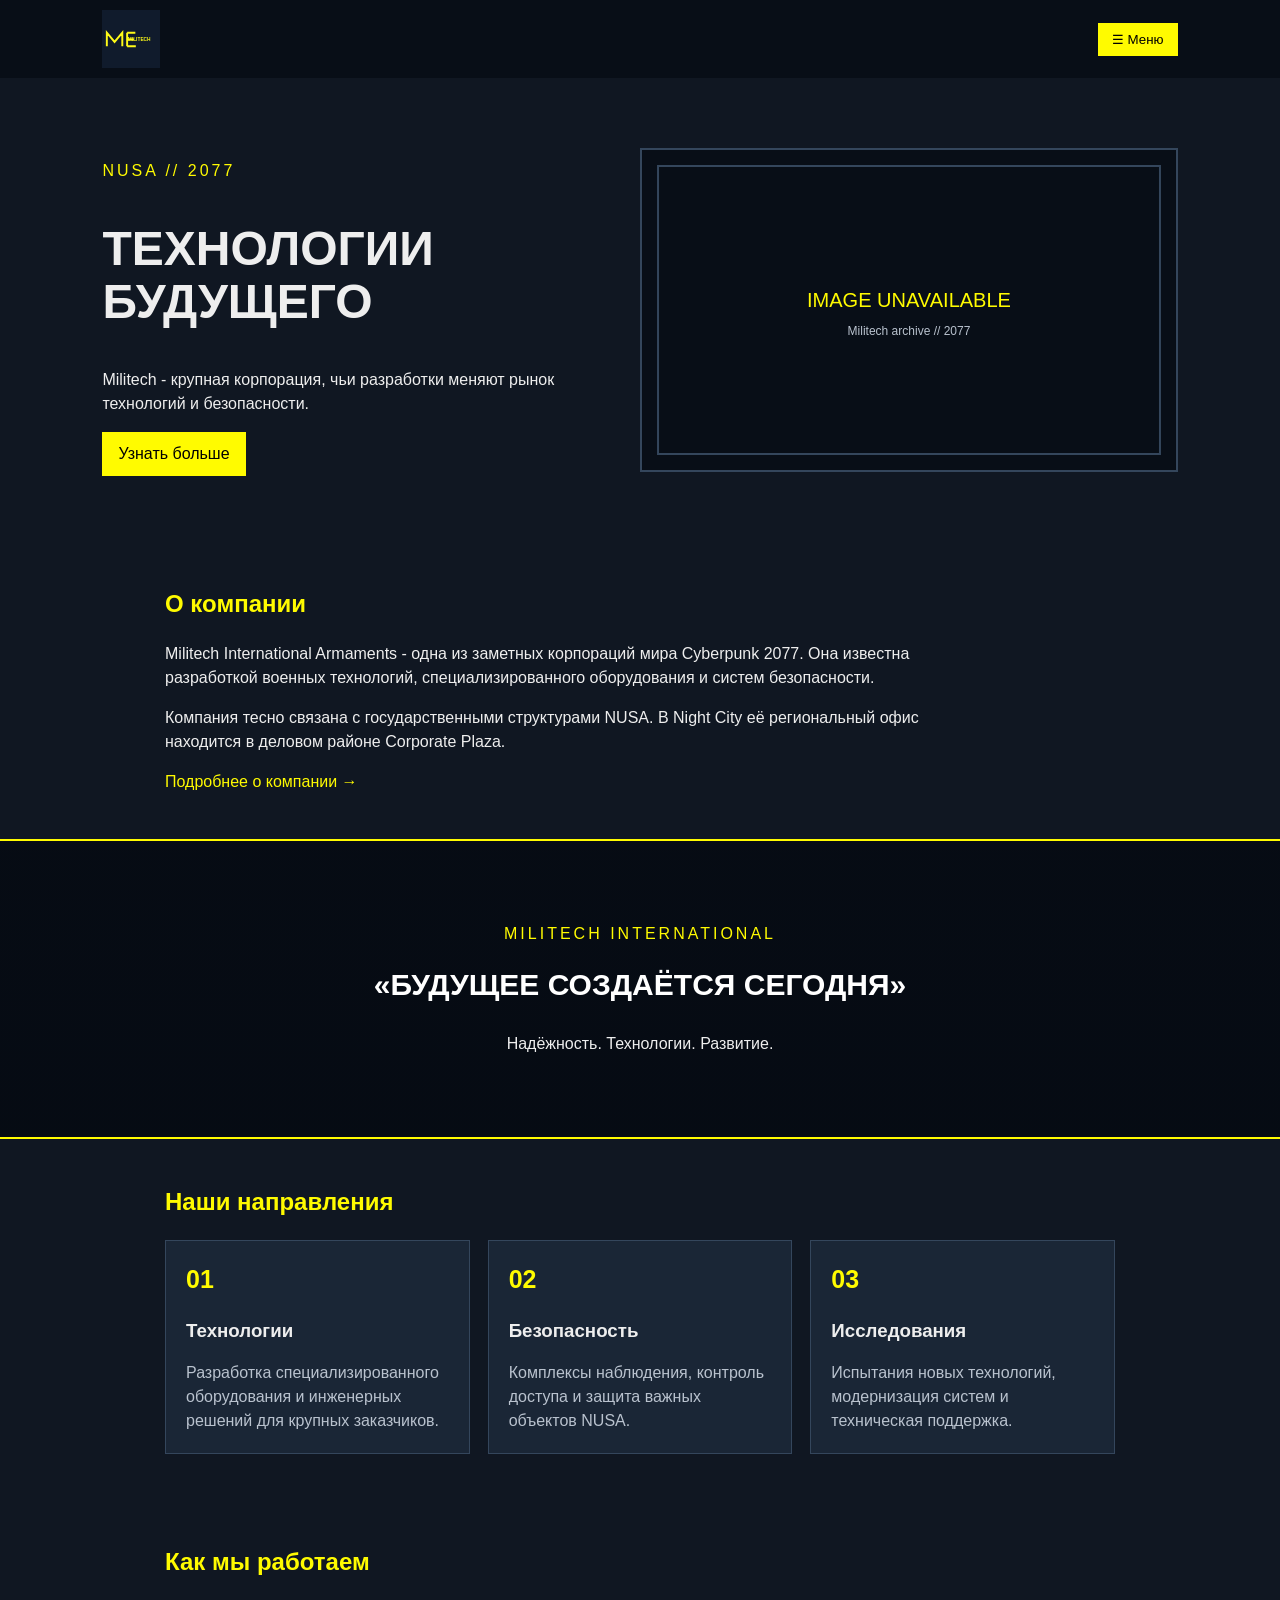
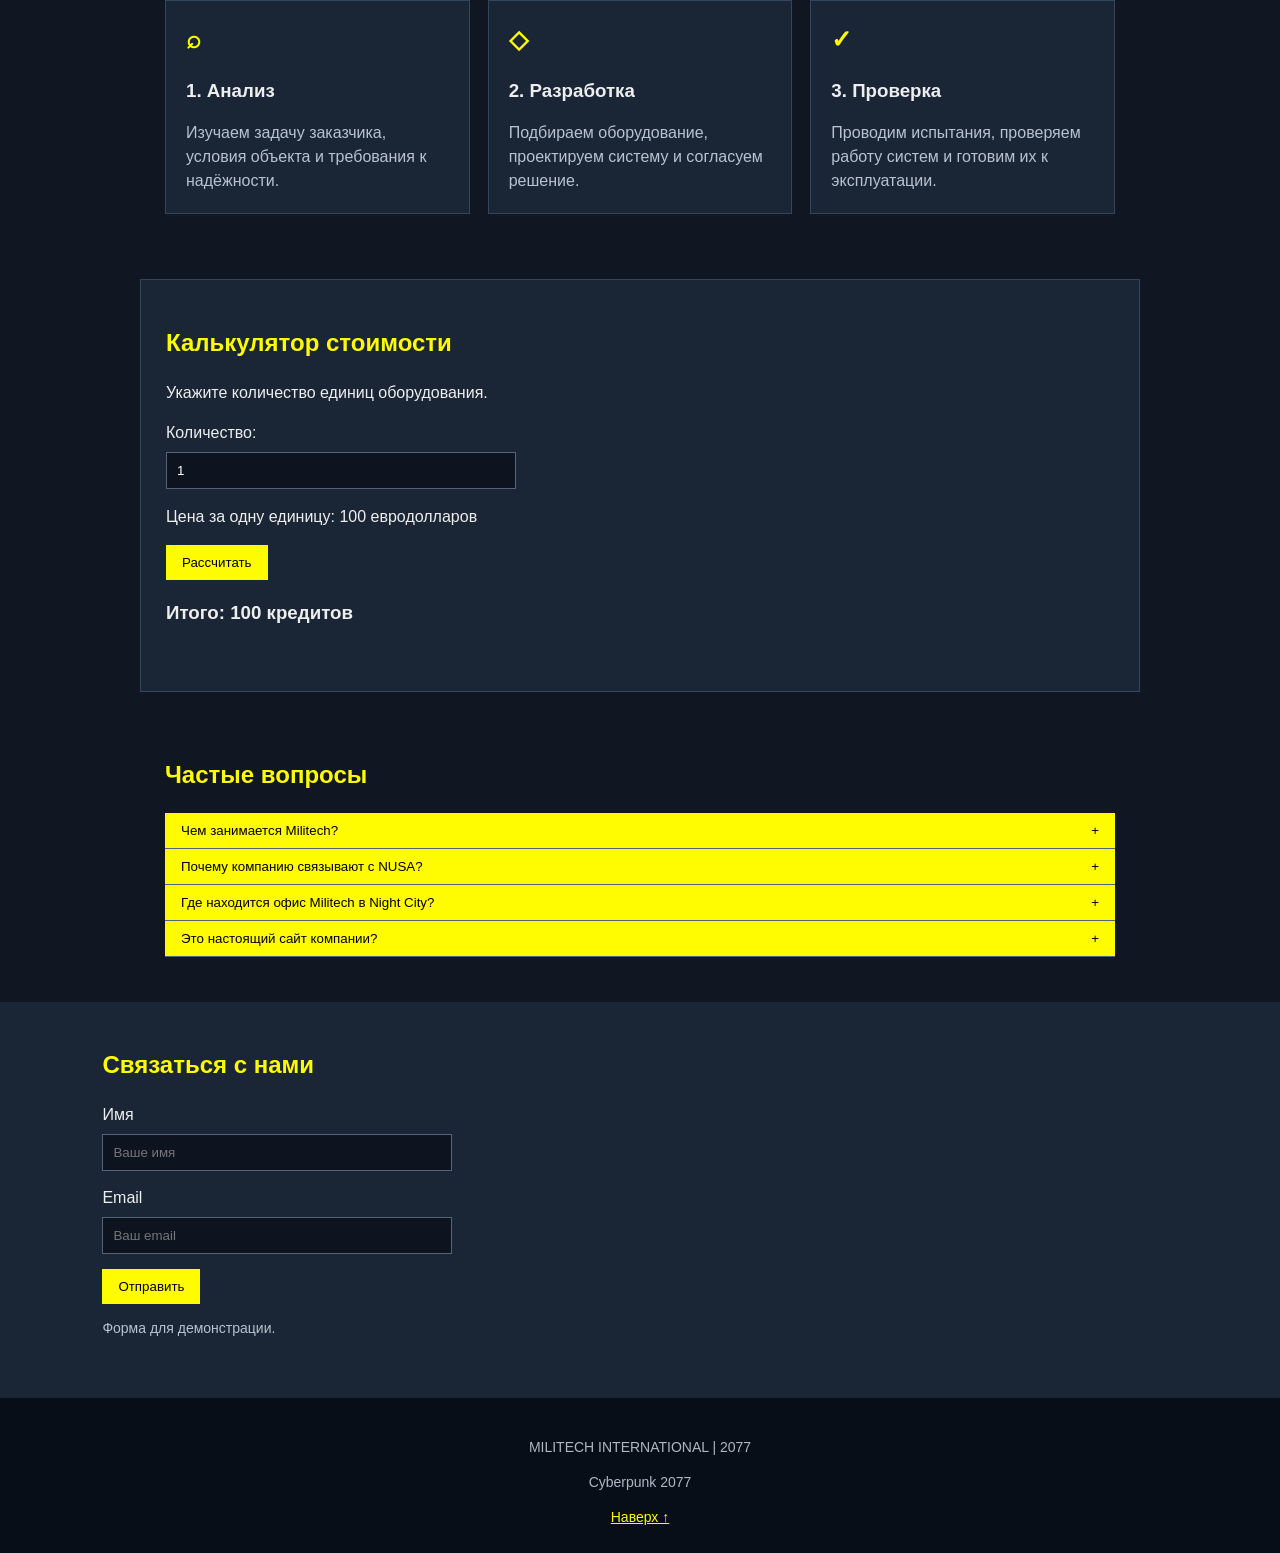
<file: index.html>
<!DOCTYPE html>
<html lang="ru">
<head>
    <meta charset="UTF-8">
    <meta name="viewport" content="width=device-width, initial-scale=1.0">
    <title>Militech - официальный сайт</title>
    <link rel="stylesheet" href="style.css">
</head>
<body>
    <header id="top">
        <a class="brand" href="index.html" aria-label="Militech - главная">
            <img src="https://avatars.mds.yandex.net/i?id=b5f850832291f71768ebd468e4ea9b2c_l-9068512-images-thumbs&n=13" alt="Militech" onerror="this.onerror=null;this.src='assets/images/militech-logo-fallback.svg'">
        </a>
        <button id="menuButton" aria-expanded="false" aria-controls="menu">☰ Меню</button>
        <nav id="menu">
            <a class="active" href="index.html">Главная</a>
            <a href="about.html">О компании</a>
            <a href="#services">Направления</a>
            <a href="gallery.html">Галерея</a>
            <a href="#faq">Вопросы</a>
            <a href="#contact">Контакты</a>
        </nav>
    </header>

    <main>
        <section class="hello">
            <div class="hello-text">
                <p class="small-title">NUSA // 2077</p>
                <h1>ТЕХНОЛОГИИ<br>БУДУЩЕГО</h1>
                <p>Militech - крупная корпорация, чьи разработки меняют рынок технологий и безопасности.</p>
                <a class="button" href="about.html">Узнать больше</a>
            </div>
            <img src="https://i0.wp.com/thepathwitcher.blog/wp-content/uploads/2024/09/cyberpunk-social-commentary-image-1.png?resize=1024%2C576&ssl=1"
                 alt="Корпоративная башня Militech в Corporate Plaza" onerror="this.onerror=null;this.src='assets/images/image-unavailable.svg'">
        </section>

        <section class="info" id="about">
            <h2>О компании</h2>
            <p>Militech International Armaments - одна из заметных корпораций мира Cyberpunk 2077. Она известна разработкой военных технологий, специализированного оборудования и систем безопасности.</p>
            <p>Компания тесно связана с государственными структурами NUSA. В Night City её региональный офис находится в деловом районе Corporate Plaza.</p>
            <a class="text-link" href="about.html">Подробнее о компании →</a>
        </section>

        <section class="mood">
            <p>MILITECH INTERNATIONAL</p>
            <h2>«БУДУЩЕЕ СОЗДАЁТСЯ СЕГОДНЯ»</h2>
            <p>Надёжность. Технологии. Развитие.</p>
        </section>

        <section class="content" id="services">
            <h2>Наши направления</h2>
            <div class="cards">
                <div class="card">
                    <div class="card-icon">01</div>
                    <h3>Технологии</h3>
                    <p>Разработка специализированного оборудования и инженерных решений для крупных заказчиков.</p>
                </div>
                <div class="card">
                    <div class="card-icon">02</div>
                    <h3>Безопасность</h3>
                    <p>Комплексы наблюдения, контроль доступа и защита важных объектов NUSA.</p>
                </div>
                <div class="card">
                    <div class="card-icon">03</div>
                    <h3>Исследования</h3>
                    <p>Испытания новых технологий, модернизация систем и техническая поддержка.</p>
                </div>
            </div>
        </section>

        <section class="content">
            <h2>Как мы работаем</h2>
            <div class="steps">
                <div>
                    <span>⌕</span>
                    <h3>1. Анализ</h3>
                    <p>Изучаем задачу заказчика, условия объекта и требования к надёжности.</p>
                </div>
                <div>
                    <span>◇</span>
                    <h3>2. Разработка</h3>
                    <p>Подбираем оборудование, проектируем систему и согласуем решение.</p>
                </div>
                <div>
                    <span>✓</span>
                    <h3>3. Проверка</h3>
                    <p>Проводим испытания, проверяем работу систем и готовим их к эксплуатации.</p>
                </div>
            </div>
        </section>

        <section class="content calculator">
            <h2>Калькулятор стоимости</h2>
            <p>Укажите количество единиц оборудования.</p>
            <label for="quantity">Количество:</label>
            <input type="number" id="quantity" min="1" value="1">
            <p>Цена за одну единицу: 100 евродолларов</p>
            <button id="calculate">Рассчитать</button>
            <h3 id="result">Итого: 100 кредитов</h3>
        </section>

        <section class="content" id="faq">
            <h2>Частые вопросы</h2>
            <div class="faq-item">
                <button class="question" aria-expanded="false">Чем занимается Militech? <span>+</span></button>
                <p class="answer">Militech известна как крупный поставщик технологий и оборудования для военных и государственных структур. Компания также работает в сфере корпоративной безопасности и технического обслуживания.</p>
            </div>
            <div class="faq-item">
                <button class="question" aria-expanded="false">Почему компанию связывают с NUSA? <span>+</span></button>
                <p class="answer">У Militech давние контракты с государственными и силовыми структурами. К 2077 году интересы корпорации и NUSA тесно переплетены, поэтому её влияние выходит далеко за пределы обычного бизнеса.</p>
            </div>
            <div class="faq-item">
                <button class="question" aria-expanded="false">Где находится офис Militech в Night City? <span>+</span></button>
                <p class="answer">Региональный офис Militech расположен в Corporate Plaza, в деловом центре Night City. Здание заметно выделяется среди крупных корпоративных башен района.</p>
            </div>
            <div class="faq-item">
                <button class="question" aria-expanded="false">Это настоящий сайт компании? <span>+</span></button>
                <p class="answer">Да, это официальный сайт корпорации Militech.</p>
            </div>
        </section>

        <section class="contact" id="contact">
            <h2>Связаться с нами</h2>
            <form id="contactForm">
                <label for="name">Имя</label>
                <input type="text" id="name" placeholder="Ваше имя" required>
                <label for="email">Email</label>
                <input type="email" id="email" placeholder="Ваш email" required>
                <button type="submit">Отправить</button>
                <p id="formMessage">Форма для демонстрации.</p>
            </form>
        </section>
    </main>

    <footer>
        <p>MILITECH INTERNATIONAL | 2077</p>
        <p>Cyberpunk 2077</p>
        <a href="#top">Наверх ↑</a>
    </footer>
    <script src="script.js"></script>
</body>
</html>
</file>
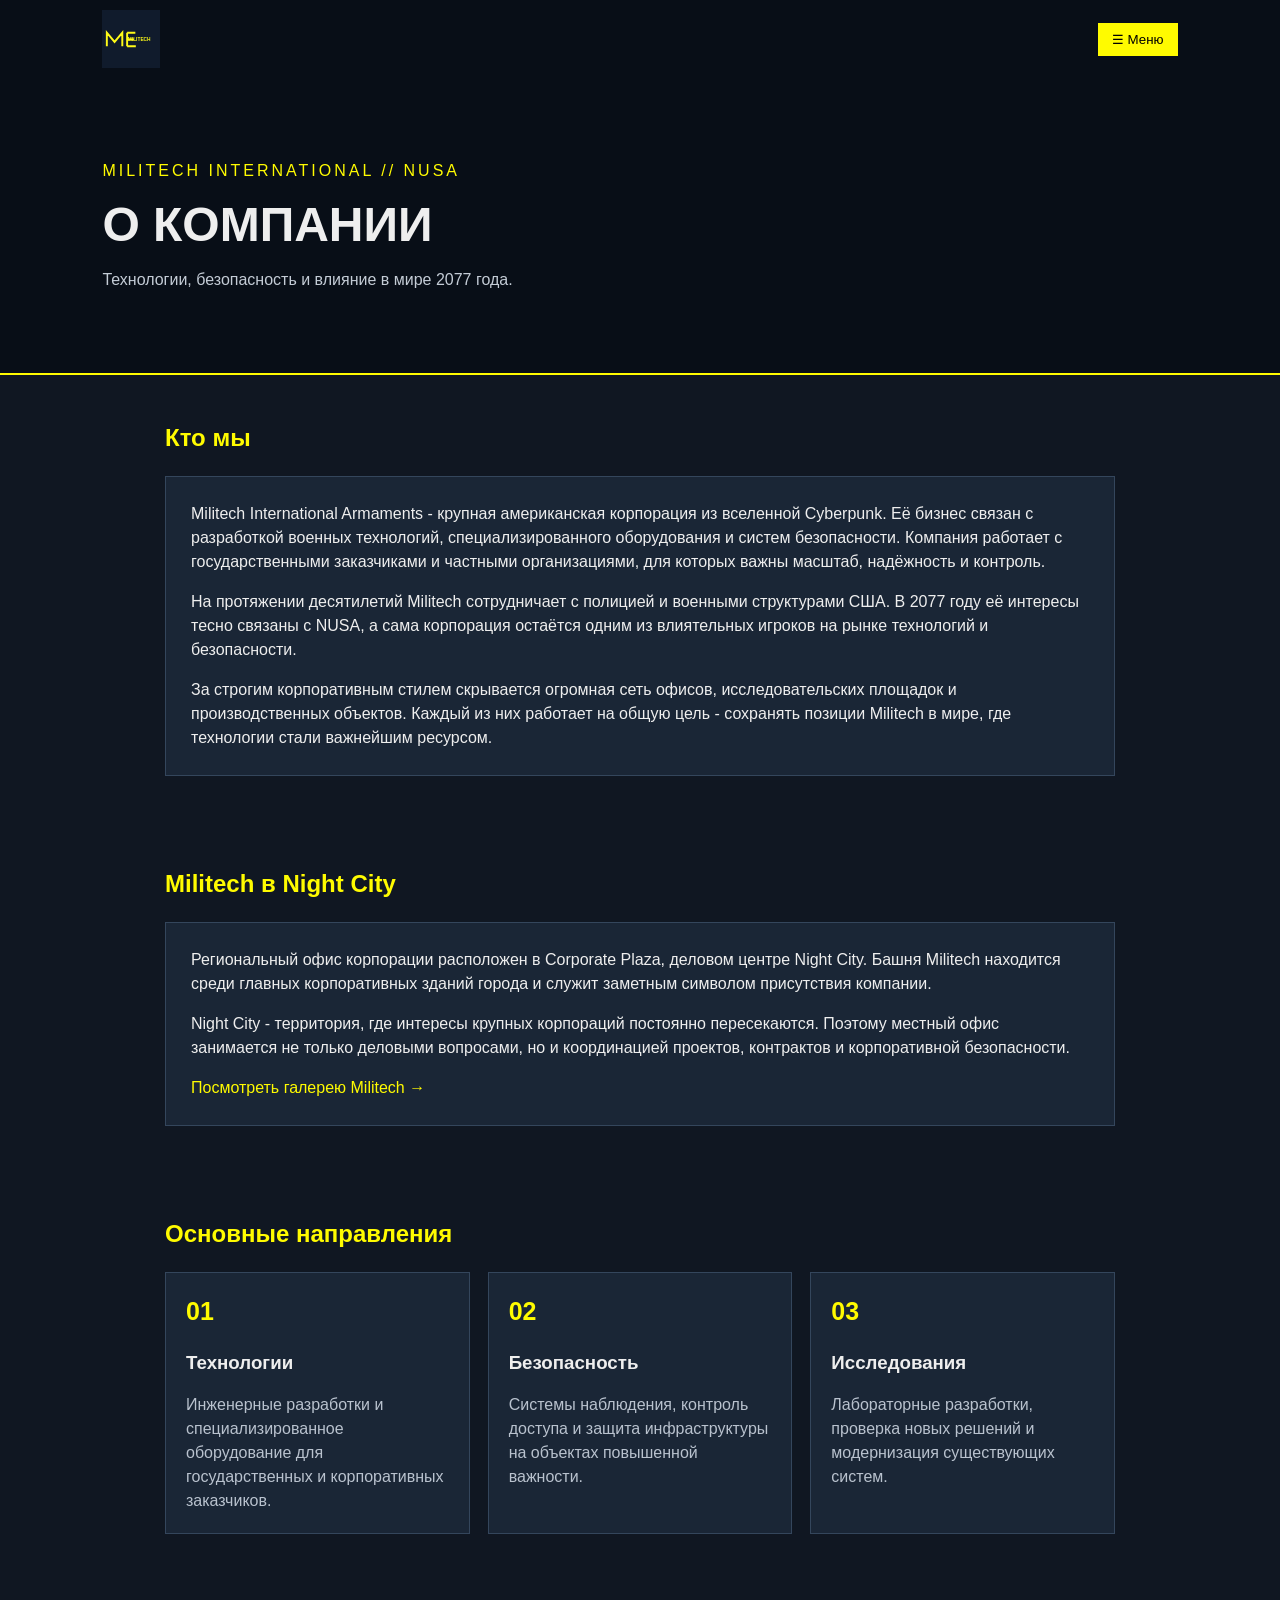
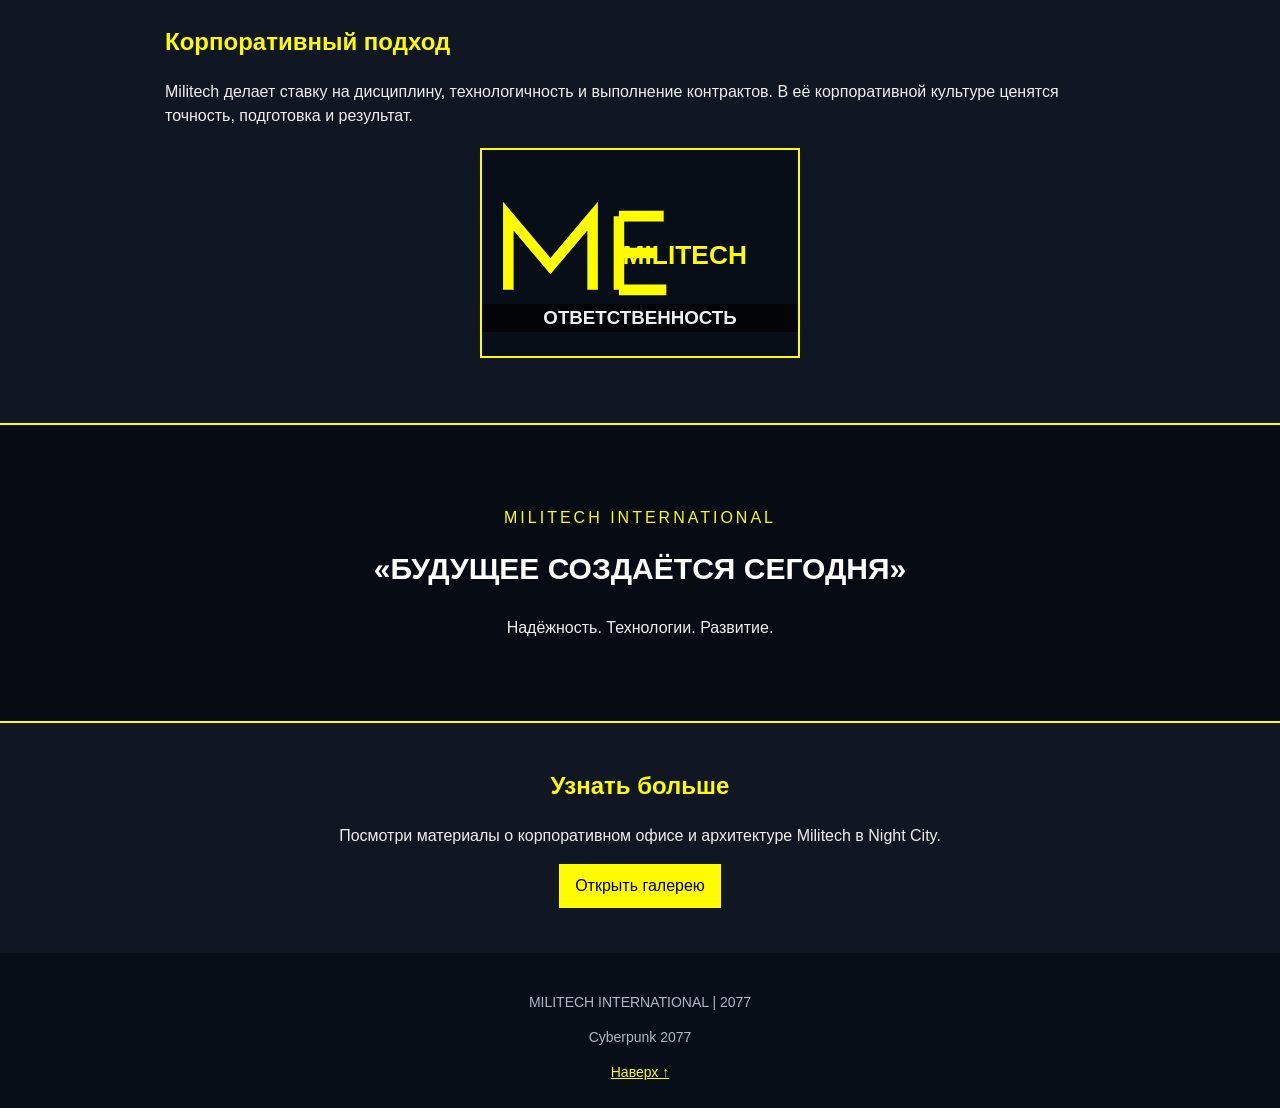
<file: about.html>
<!DOCTYPE html>
<html lang="ru">
<head>
    <meta charset="UTF-8">
    <meta name="viewport" content="width=device-width, initial-scale=1.0">
    <title>О компании - Militech</title>
    <link rel="stylesheet" href="style.css">
</head>
<body>
    <header id="top">
        <a class="brand" href="index.html" aria-label="Militech - главная">
            <img src="https://avatars.mds.yandex.net/i?id=b5f850832291f71768ebd468e4ea9b2c_l-9068512-images-thumbs&n=13" alt="Militech" onerror="this.onerror=null;this.src='assets/images/militech-logo-fallback.svg'">
        </a>
        <button id="menuButton" aria-expanded="false" aria-controls="menu">☰ Меню</button>
        <nav id="menu">
            <a href="index.html">Главная</a>
            <a class="active" href="about.html">О компании</a>
            <a href="index.html#services">Направления</a>
            <a href="gallery.html">Галерея</a>
            <a href="index.html#faq">Вопросы</a>
            <a href="index.html#contact">Контакты</a>
        </nav>
    </header>

    <main>
        <section class="page-hero">
            <p class="small-title">MILITECH INTERNATIONAL // NUSA</p>
            <h1>О КОМПАНИИ</h1>
            <p>Технологии, безопасность и влияние в мире 2077 года.</p>
        </section>

        <section class="content">
            <h2>Кто мы</h2>
            <div class="about-panel">
                <p>Militech International Armaments - крупная американская корпорация из вселенной Cyberpunk. Её бизнес связан с разработкой военных технологий, специализированного оборудования и систем безопасности. Компания работает с государственными заказчиками и частными организациями, для которых важны масштаб, надёжность и контроль.</p>
                <p>На протяжении десятилетий Militech сотрудничает с полицией и военными структурами США. В 2077 году её интересы тесно связаны с NUSA, а сама корпорация остаётся одним из влиятельных игроков на рынке технологий и безопасности.</p>
                <p>За строгим корпоративным стилем скрывается огромная сеть офисов, исследовательских площадок и производственных объектов. Каждый из них работает на общую цель - сохранять позиции Militech в мире, где технологии стали важнейшим ресурсом.</p>
            </div>
        </section>

        <section class="content">
            <h2>Militech в Night City</h2>
            <div class="about-panel">
                <p>Региональный офис корпорации расположен в Corporate Plaza, деловом центре Night City. Башня Militech находится среди главных корпоративных зданий города и служит заметным символом присутствия компании.</p>
                <p>Night City - территория, где интересы крупных корпораций постоянно пересекаются. Поэтому местный офис занимается не только деловыми вопросами, но и координацией проектов, контрактов и корпоративной безопасности.</p>
                <a class="text-link" href="gallery.html">Посмотреть галерею Militech →</a>
            </div>
        </section>

        <section class="content">
            <h2>Основные направления</h2>
            <div class="cards">
                <div class="card">
                    <div class="card-icon">01</div>
                    <h3>Технологии</h3>
                    <p>Инженерные разработки и специализированное оборудование для государственных и корпоративных заказчиков.</p>
                </div>
                <div class="card">
                    <div class="card-icon">02</div>
                    <h3>Безопасность</h3>
                    <p>Системы наблюдения, контроль доступа и защита инфраструктуры на объектах повышенной важности.</p>
                </div>
                <div class="card">
                    <div class="card-icon">03</div>
                    <h3>Исследования</h3>
                    <p>Лабораторные разработки, проверка новых решений и модернизация существующих систем.</p>
                </div>
            </div>
        </section>

        <section class="content">
            <h2>Корпоративный подход</h2>
            <p>Militech делает ставку на дисциплину, технологичность и выполнение контрактов. В её корпоративной культуре ценятся точность, подготовка и результат.</p>
            <div class="flip-card">
                <div class="flip-inner">
                    <div class="flip-front">
                        <img src="https://avatars.mds.yandex.net/i?id=b5f850832291f71768ebd468e4ea9b2c_l-9068512-images-thumbs&n=13" alt="Militech" onerror="this.onerror=null;this.src='assets/images/militech-logo-fallback.svg'">
                        <h3>ОТВЕТСТВЕННОСТЬ</h3>
                    </div>
                    <div class="flip-back">
                        <h3>Наш принцип</h3>
                        <p>Точность в работе, контроль качества и ответственность за результат.</p>
                    </div>
                </div>
            </div>
        </section>

        <section class="mood">
            <p>MILITECH INTERNATIONAL</p>
            <h2>«БУДУЩЕЕ СОЗДАЁТСЯ СЕГОДНЯ»</h2>
            <p>Надёжность. Технологии. Развитие.</p>
        </section>

        <section class="content center">
            <h2>Узнать больше</h2>
            <p>Посмотри материалы о корпоративном офисе и архитектуре Militech в Night City.</p>
            <a class="button" href="gallery.html">Открыть галерею</a>
        </section>
    </main>

    <footer>
        <p>MILITECH INTERNATIONAL | 2077</p>
        <p>Cyberpunk 2077</p>
        <a href="#top">Наверх ↑</a>
    </footer>
    <script src="script.js"></script>
</body>
</html>
</file>
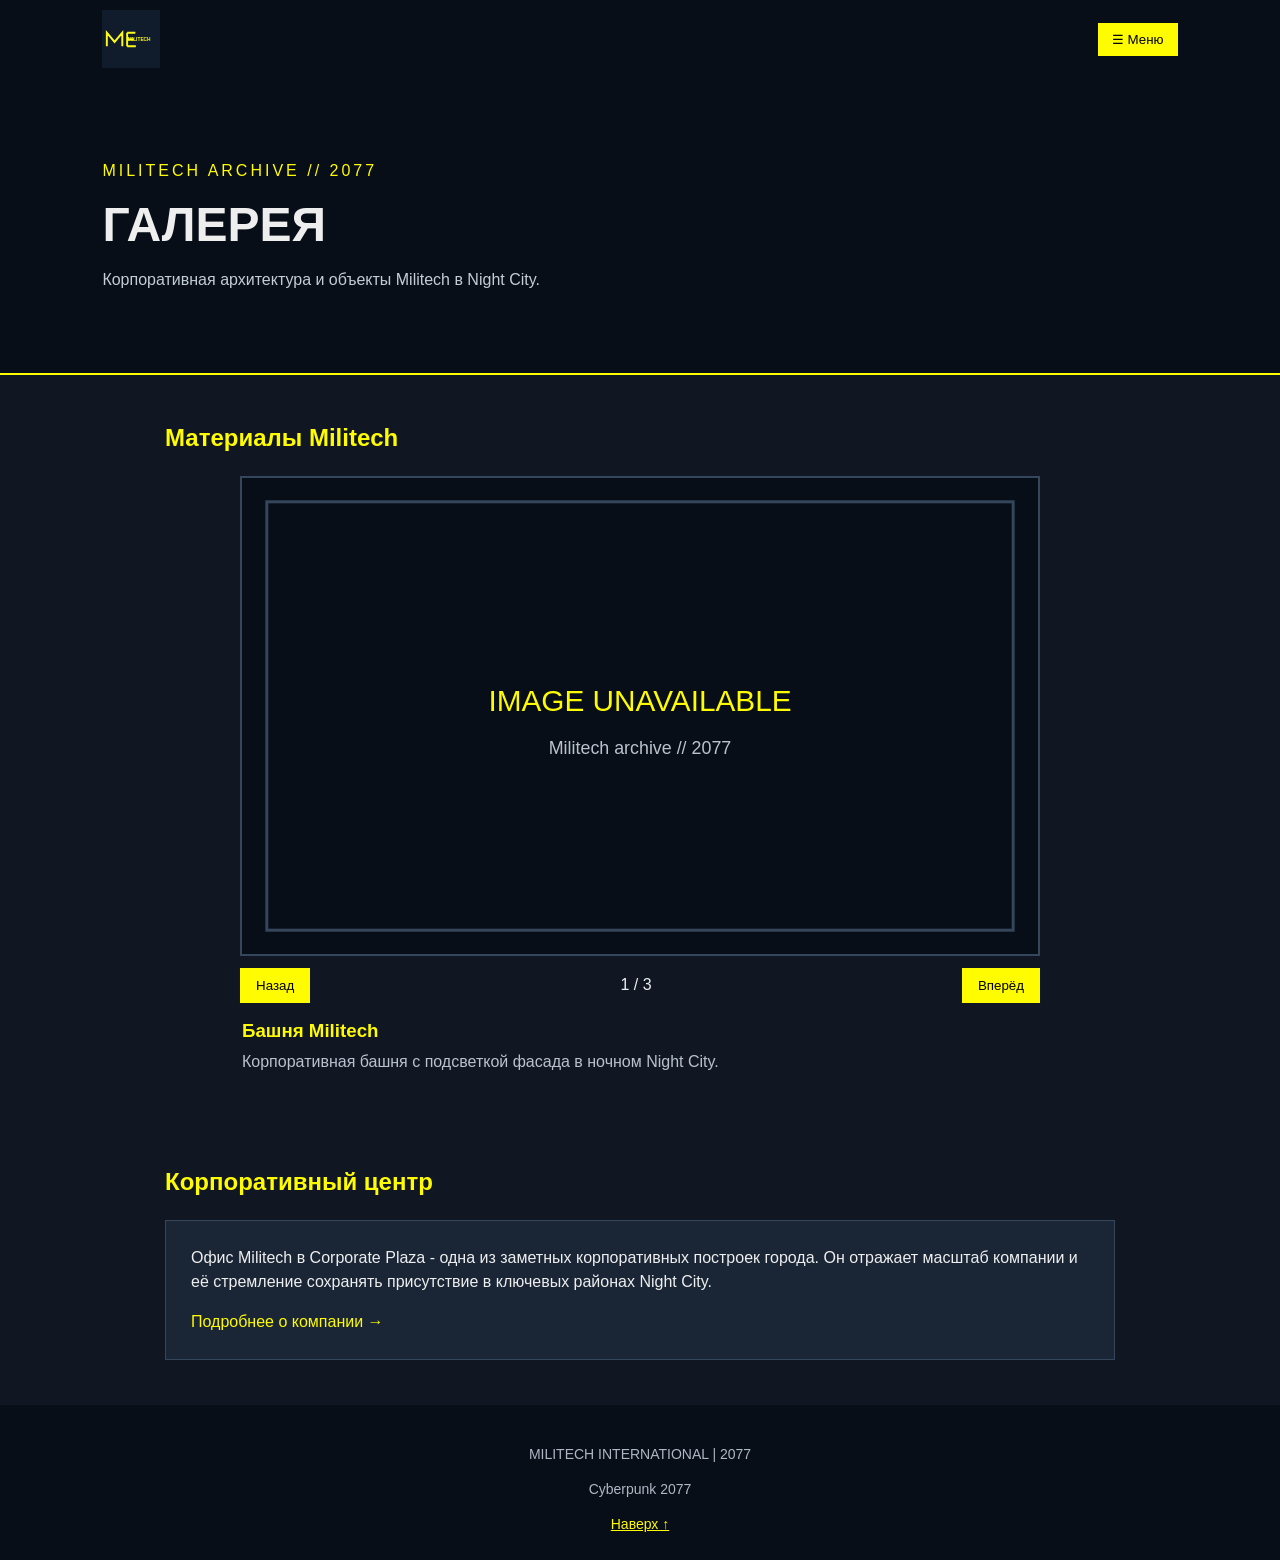
<file: gallery.html>
<!DOCTYPE html>
<html lang="ru">
<head>
    <meta charset="UTF-8">
    <meta name="viewport" content="width=device-width, initial-scale=1.0">
    <title>Галерея - Militech</title>
    <link rel="stylesheet" href="style.css">
</head>
<body>
    <header id="top">
        <a class="brand" href="index.html" aria-label="Militech - главная">
            <img src="https://avatars.mds.yandex.net/i?id=b5f850832291f71768ebd468e4ea9b2c_l-9068512-images-thumbs&n=13" alt="Militech" onerror="this.onerror=null;this.src='assets/images/militech-logo-fallback.svg'">
        </a>
        <button id="menuButton" aria-expanded="false" aria-controls="menu">☰ Меню</button>
        <nav id="menu">
            <a href="index.html">Главная</a>
            <a href="about.html">О компании</a>
            <a href="index.html#services">Направления</a>
            <a class="active" href="gallery.html">Галерея</a>
            <a href="index.html#faq">Вопросы</a>
            <a href="index.html#contact">Контакты</a>
        </nav>
    </header>

    <main>
        <section class="page-hero">
            <p class="small-title">MILITECH ARCHIVE // 2077</p>
            <h1>ГАЛЕРЕЯ</h1>
            <p>Корпоративная архитектура и объекты Militech в Night City.</p>
        </section>

        <section class="content">
            <h2>Материалы Militech</h2>
            <div class="slider">
                <img id="slideImage"
                     src="https://images.stopgame.ru/uploads/images/653218/form/2025/09/11/r1694x948/3SNCA1moVvb9svLCtgBhhg/336bebb7bcadac49b8e9928d26b9ab52.jpg"
                     alt="Башня Militech в Corporate Plaza ночью"
                     onerror="this.onerror=null;this.src='assets/images/image-unavailable.svg'">
                <div class="slider-bottom">
                    <button id="prev">Назад</button>
                    <span id="slideNumber">1 / 3</span>
                    <button id="next">Вперёд</button>
                </div>
                <div class="gallery-caption">
                    <h3 id="slideTitle">Региональный офис</h3>
                    <p id="slideDescription">Башня Militech, освещённая неоновыми линиями среди небоскрёбов Night City.</p>
                </div>
            </div>
        </section>

        <section class="content">
            <h2>Корпоративный центр</h2>
            <div class="about-panel">
                <p>Офис Militech в Corporate Plaza - одна из заметных корпоративных построек города. Он отражает масштаб компании и её стремление сохранять присутствие в ключевых районах Night City.</p>
                <a class="text-link" href="about.html">Подробнее о компании →</a>
            </div>
        </section>
    </main>

    <footer>
        <p>MILITECH INTERNATIONAL | 2077</p>
        <p>Cyberpunk 2077</p>
        <a href="#top">Наверх ↑</a>
    </footer>
    <script src="script.js"></script>
</body>
</html>
</file>
<file: style.css>
/* Основные настройки страницы */
* {
    box-sizing: border-box;
}

html {
    scroll-behavior: smooth;
}

body {
    margin: 0;
    background: #101722;
    color: #eeeeee;
    font-family: Arial, sans-serif;
    line-height: 1.5;
}

header {
    background: #080e17;
    min-height: 76px;
    padding: 10px 8%;
    display: flex;
    justify-content: space-between;
    align-items: center;
    flex-wrap: wrap;
}

.brand {
    display: flex;
    align-items: center;
    text-decoration: none;
    min-height: 54px;
}

.brand img {
    display: block;
    width: 58px;
    height: 58px;
    object-fit: contain;
    background: #080e17;
    mix-blend-mode: screen;
}

#menuButton {
    background: #fffb00;
    color: #000000;
    border: none;
    padding: 9px 14px;
    cursor: pointer;
}

nav {
    display: none;
    width: 100%;
    padding-top: 18px;
}

nav.show {
    display: flex;
    flex-wrap: wrap;
    gap: 18px;
}

nav a {
    color: #ffffff;
    text-decoration: none;
}

nav a:hover, nav a.active {
    color: #fffb00;
}

.hello {
    padding: 65px 8%;
    display: flex;
    align-items: center;
    gap: 35px;
}

.hello-text {
    flex: 1;
}

.hello img {
    width: 50%;
    max-height: 440px;
    object-fit: cover;
    border: 2px solid #34465c;
}

.small-title {
    color: #fffb00;
    letter-spacing: 3px;
}

h1 {
    font-size: 48px;
    line-height: 1.1;
}

h2 {
    color: #fffb00;
    margin-top: 0;
}

.button, button {
    display: inline-block;
    background: #fffb00;
    color: #000000;
    border: none;
    padding: 10px 16px;
    text-decoration: none;
    cursor: pointer;
}

.button:hover, button:hover {
    background: #c7a900;
}

.info, .content {
    max-width: 1000px;
    margin: 0 auto;
    padding: 45px 25px;
}

.info p {
    max-width: 760px;
}

.text-link {
    color: #fffb00;
    text-decoration: none;
}

.text-link:hover {
    text-decoration: underline;
}

.mood {
    text-align: center;
    padding: 65px 20px;
    background: linear-gradient(rgba(5, 10, 18, .88), rgba(5, 10, 18, .92));
    border-top: 2px solid #fffb00;
    border-bottom: 2px solid #fffb00;
}

.mood p:first-child {
    color: #fffb00;
    letter-spacing: 3px;
}

.mood h2 {
    color: #ffffff;
    font-size: 30px;
}

.cards, .steps {
    display: flex;
    gap: 18px;
}

.card, .steps div {
    flex: 1;
    background: #1a2636;
    border: 1px solid #34465c;
    padding: 20px;
}

.card-icon, .steps span {
    color: #fffb00;
    font-size: 25px;
    font-weight: bold;
}

.card h3, .steps h3 {
    margin-bottom: 5px;
}

.card p, .steps p {
    color: #b9c2ce;
    margin-bottom: 0;
}

.slider {
    max-width: 800px;
    margin: 20px auto 0;
}

.slider img {
    display: block;
    width: 100%;
    max-height: 480px;
    min-height: 260px;
    object-fit: contain;
    background: #080e17;
    border: 2px solid #34465c;
}

.slider-bottom {
    display: flex;
    justify-content: space-between;
    align-items: center;
    padding-top: 12px;
}

.gallery-caption {
    padding: 14px 2px 0;
}

.gallery-caption h3 {
    color: #fffb00;
    margin: 0 0 5px;
}

.gallery-caption p {
    color: #b9c2ce;
    margin: 0;
}

.flip-card {
    width: 320px;
    max-width: 100%;
    height: 210px;
    margin: 20px auto;
    perspective: 800px;
}

.flip-inner {
    width: 100%;
    height: 100%;
    position: relative;
    transition: transform .6s;
    transform-style: preserve-3d;
}

.flip-card:hover .flip-inner, .flip-card:focus-within .flip-inner {
    transform: rotateY(180deg);
}

.flip-front, .flip-back {
    position: absolute;
    width: 100%;
    height: 100%;
    backface-visibility: hidden;
    border: 2px solid #fffb00;
    text-align: center;
}

.flip-front img {
    width: 100%;
    height: 100%;
    object-fit: contain;
    background: #080e17;
}

.flip-front h3 {
    position: absolute;
    bottom: 5px;
    left: 0;
    right: 0;
    background: rgba(0, 0, 0, .7);
}

.flip-back {
    background: #1a2636;
    transform: rotateY(180deg);
    padding: 35px 20px;
}

.calculator {
    background: #1a2636;
    border: 1px solid #34465c;
    margin-top: 20px;
    margin-bottom: 20px;
}

.calculator input, .contact input {
    display: block;
    width: 100%;
    max-width: 350px;
    padding: 10px;
    margin: 7px 0 15px;
    background: #0d1420;
    color: #ffffff;
    border: 1px solid #53647a;
}

.faq-item {
    border-bottom: 1px solid #53647a;
}

.question {
    width: 100%;
    text-align: left;
    display: flex;
    justify-content: space-between;
    gap: 15px;
}

.answer {
    display: none;
    padding: 10px 15px;
    color: #c4ccd6;
}

.answer.open {
    display: block;
}

.contact {
    background: #1a2636;
    padding: 45px 8%;
}

.contact form {
    max-width: 500px;
}

.contact label {
    display: block;
}

#formMessage {
    color: #b9c2ce;
    font-size: 14px;
}

.page-hero {
    padding: 65px 8%;
    background: #080e17;
    border-bottom: 2px solid #fffb00;
}

.page-hero h1 {
    margin: 10px 0;
}

.page-hero p:last-child {
    color: #c4ccd6;
}

.about-panel {
    background: #1a2636;
    border: 1px solid #34465c;
    padding: 25px;
}

.about-panel p:first-child {
    margin-top: 0;
}

.about-panel p:last-child {
    margin-bottom: 0;
}

.center {
    text-align: center;
}

footer {
    background: #080e17;
    padding: 25px 8%;
    text-align: center;
    color: #aeb8c5;
    font-size: 14px;
}

footer a {
    color: #fffb00;
}

@media (max-width: 700px) {
    .hello {
        flex-direction: column;
        padding: 40px 6%;
    }

    .hello img {
        width: 100%;
    }

    h1 {
        font-size: 38px;
    }

    .cards, .steps {
        flex-direction: column;
    }

    .mood h2 {
        font-size: 23px;
    }

    .page-hero {
        padding: 45px 6%;
    }

    nav.show {
        flex-direction: column;
        gap: 12px;
    }
}
</file>
